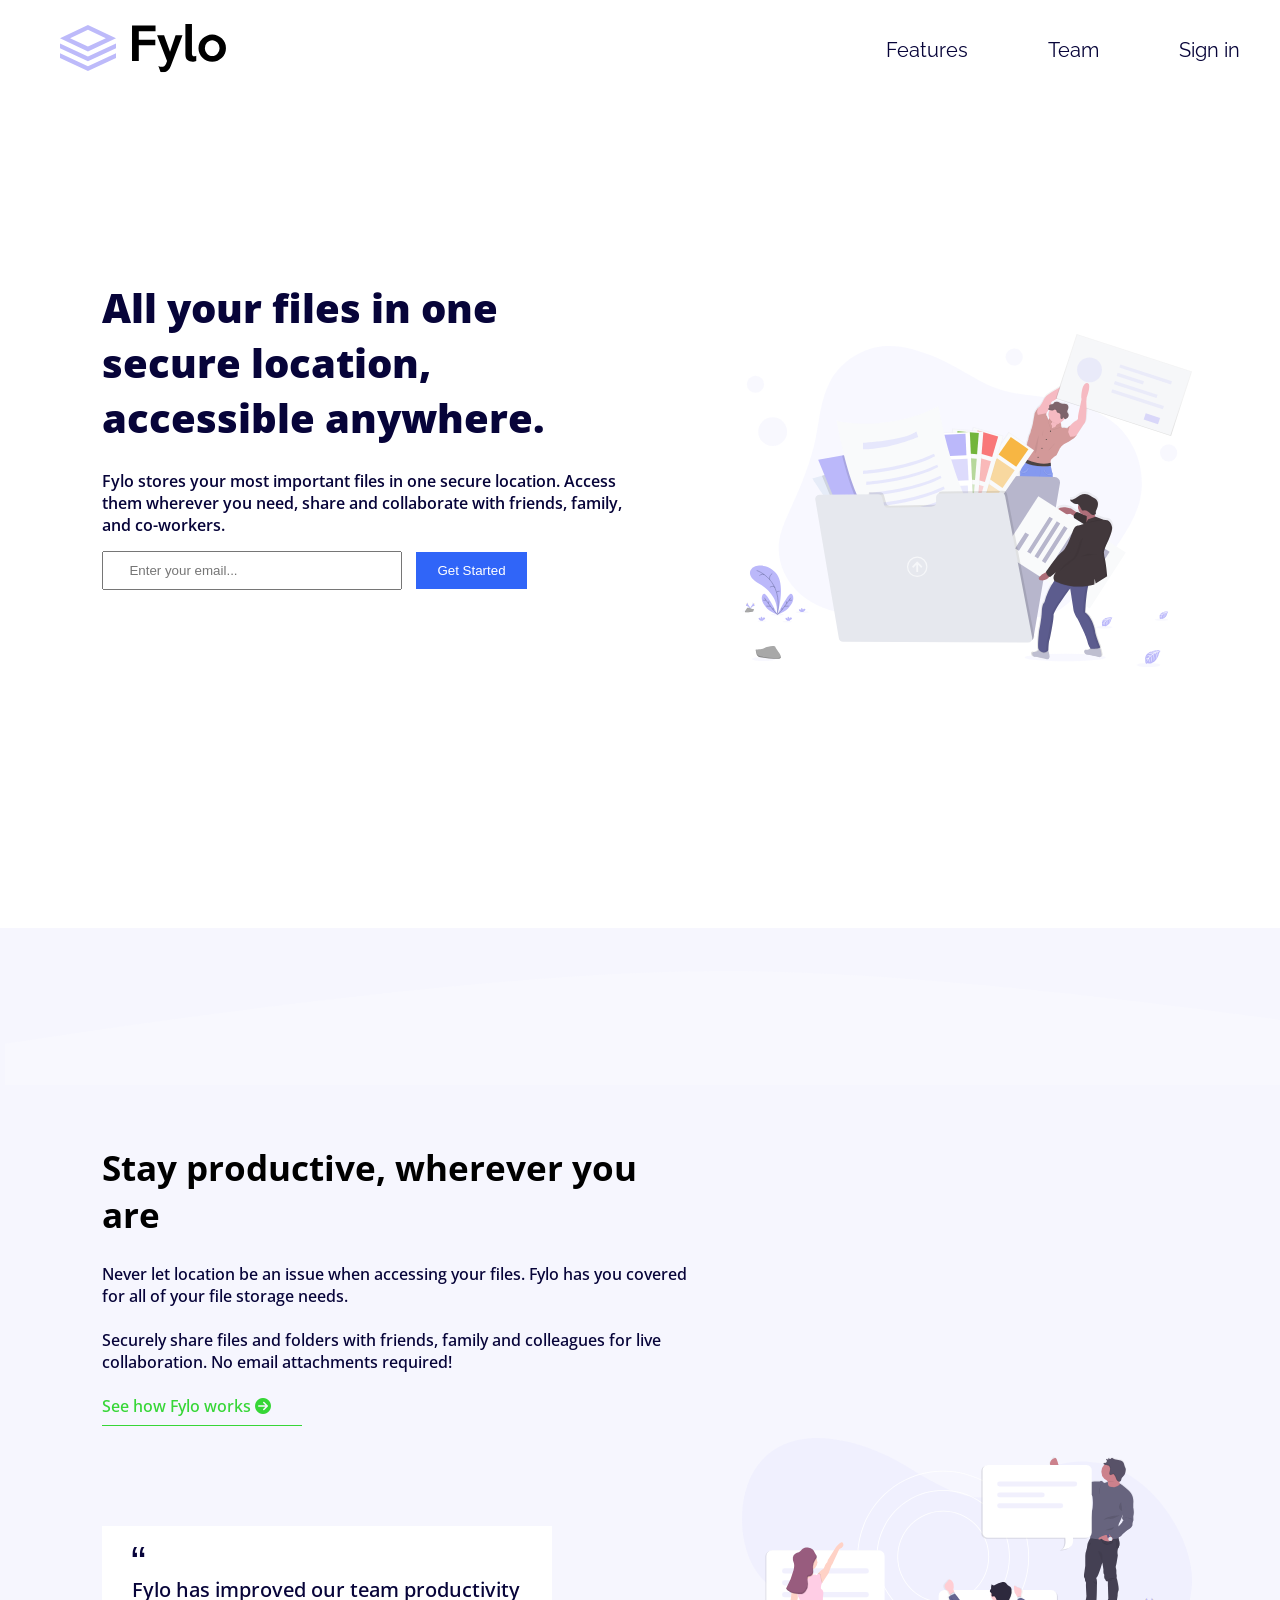
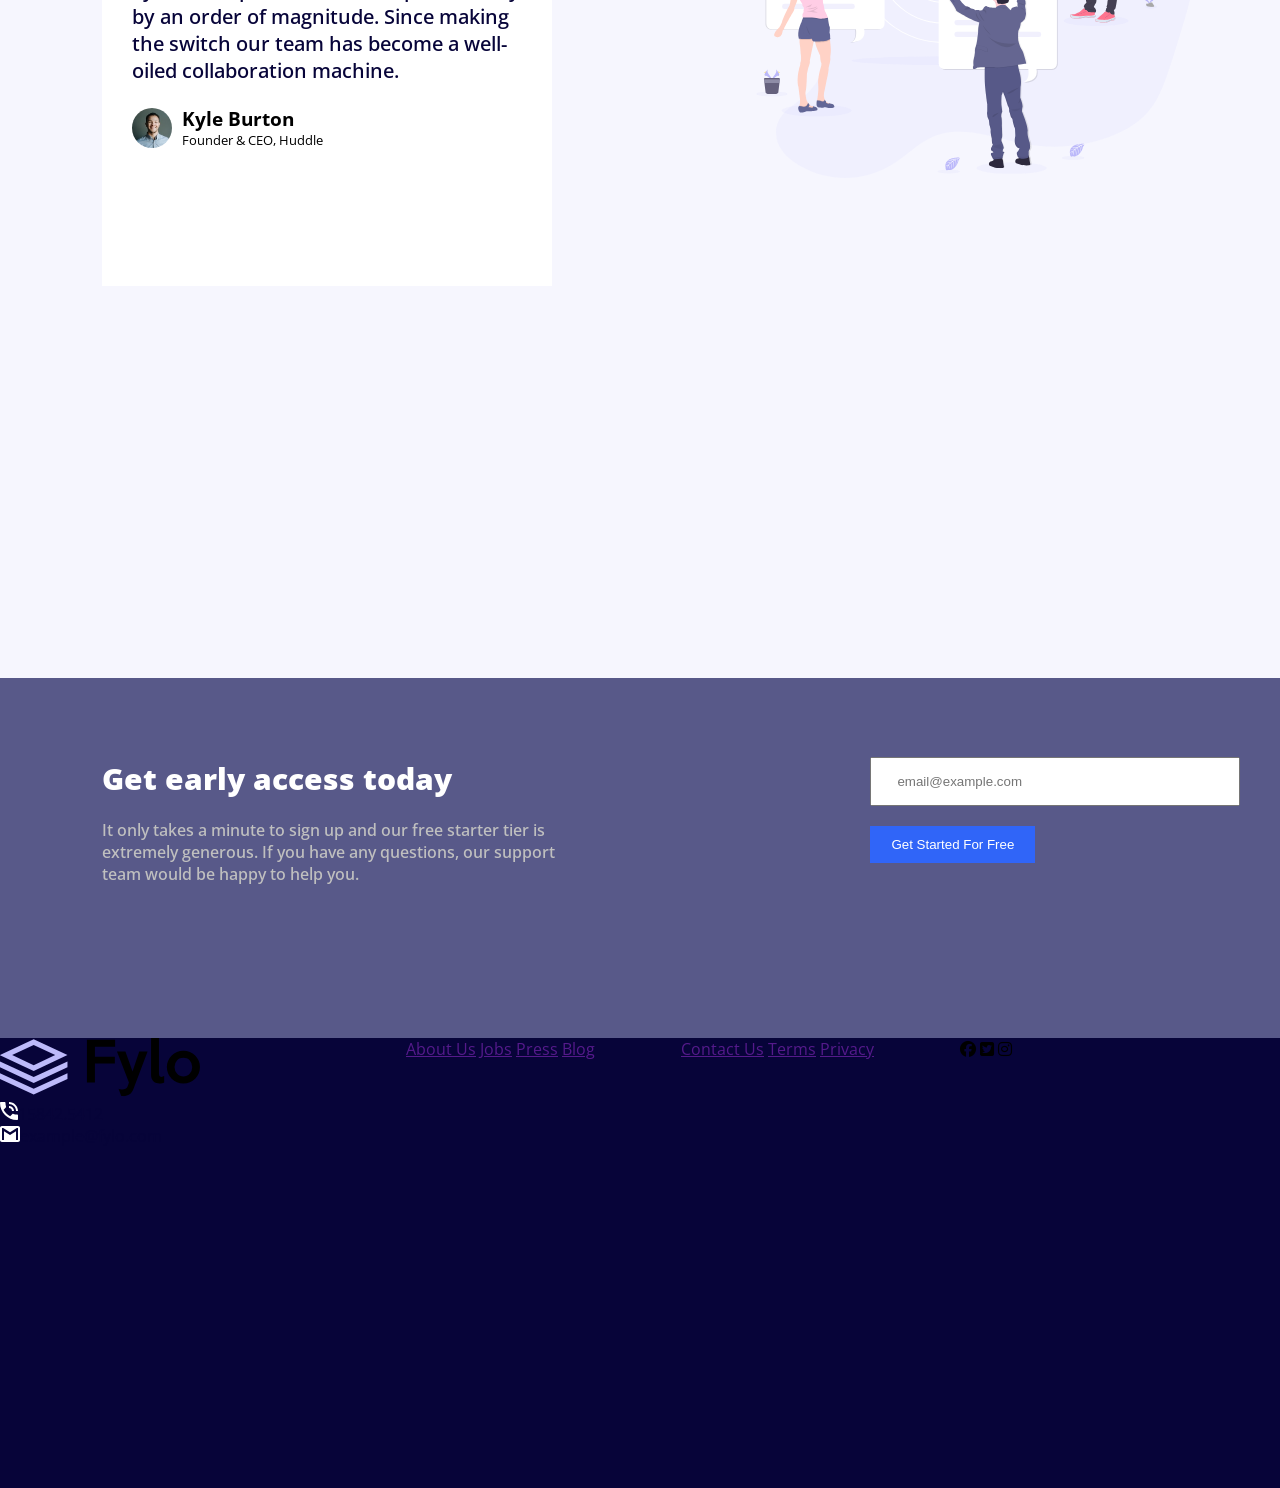
<file: index.html>
<!DOCTYPE html>
<html lang="en">
<head>
  <meta charset="UTF-8">
  <meta name="viewport" content="width=device-width, initial-scale=1.0"> <!-- displays site properly based on user's device -->

  <link rel="icon" type="image/png" sizes="32x32" href="../images/favicon-32x32.png">
  <!-- Title -->
  <title>Frontend Mentor & Hulk | Fylo landing page with two column layout</title>
  <!-- Link FontAwesome -->
  <link rel="stylesheet" href="https://cdnjs.cloudflare.com/ajax/libs/font-awesome/6.4.0/css/all.min.css" integrity="sha512-iecdLmaskl7CVkqkXNQ/ZH/XLlvWZOJyj7Yy7tcenmpD1ypASozpmT/E0iPtmFIB46ZmdtAc9eNBvH0H/ZpiBw==" crossorigin="anonymous" referrerpolicy="no-referrer" />
  <!-- Link Animation Css -->
  <link
  rel="stylesheet"
  href="https://cdnjs.cloudflare.com/ajax/libs/animate.css/4.1.1/animate.min.css"/>
  <!-- Link Style Sheet -->
  <link rel="stylesheet" href="./style.css">
</head>
<body>
  <!-- ======== Header Section Start ========-->

<section class="navbar">

  <div class="logo">
   <a href="#features"><img src="../images/logo.svg" alt=""></a> 
  </div>
  <ul>
    <li><a href="#Features">Features</a></li>
    <li><a href="#Team">Team</a></li>
    <li><a href="#">Sign in</a></li>
  </ul>
</section>

<!-- ======== Header Section End ======== -->
<!-- ======== Features Section Start ======== -->
<section class="features animate__fadeInUp" id="#Features">
  <div class="container">

    <div class="firstsec">
      <h1> All your files in one secure location, accessible anywhere.</h1>
      <p> Fylo stores your most important files in one secure location. 
        Access them wherever you need, share and collaborate with friends, 
        family, and co-workers.
      </p>
      <input type="email" name="" placeholder="Enter your email..." >
      <button class="btn"> Get Started</button>
    </div>

    <div class="secondsec">
      <img src="../images/illustration-1.svg" alt="" width="450px">
    </div>
  </div>
</section>

<!-- ======== Features Section End ======== -->
<!-- ======== Team Section Start ======== -->
<section class="team animate__fadeInUp" id="#Team">
  <div class="container">
    <div class="bg">
      <img src="../images/bg-curve-desktop.svg" alt="">
    </div>
    <div class="firstsect">
      <h2>  Stay productive, wherever you are</h2>
      <p> Never let location be an issue when accessing your files. Fylo has you 
        covered for all of your file storage needs.</p>
        <br>
        <p> Securely share files and folders with friends, family and colleagues for 
          live collaboration. No email attachments required!</p>
          <br>
          <p class="paragreen"> See how Fylo works <i class="fa-solid fa-circle-arrow-right"></i></p>
          
          <div class="card">
            <img src="../images/icon-quotes.svg" alt="quotes">
            <p> Fylo has improved our team productivity by an order of magnitude. Since 
              making the switch our team has become a well-oiled collaboration machine.
            </p>
            <div class="personal">
              <img src="../images/avatar-testimonial.jpg" width="40px" alt="testimonial">
              <div>
                <h3> Kyle Burton</h3> 
                <h5>Founder & CEO, Huddle</h5>
              </div>
            </div>
          </div>
    </div>
    <div class="secondsect">
      <img src="../images/illustration-2.svg" alt="team" width="450px">
    </div>
  </div>
</section>
<!-- ======== Team Section End ======== -->
<!-- ======== Early Section Start ======== -->
  <section class="early animate__fadeInUp">
    <div class="container">
      <div class="firstear">
        <h2> Get early access today</h2>
        <p> It only takes a minute to sign up and our free starter tier is extremely generous. 
        If you have any questions, our support team would be happy to help you.
        </p>
      </div>
  
      <div class="secondear">
        <input type="email" name="email" placeholder="email@example.com">
        <br>
        <button class="btn">
          Get Started For Free
        </button>
      </div>
    </div>
   
  </section>
<!-- ======== Early Section End ======== -->
<!-- ======== footer Section Start ======== -->
<footer>
<div class="logos">
  <img src="../images/logo.svg" width="200px" alt="">
  <p><img src="../images/icon-phone.svg">15842.5412</p>
  <p><img src="../images/icon-email.svg">example@fylo.com</p>
</div>
<div class="pages">
  <a href="">About Us</a>
  <a href="">Jobs</a>
  <a href="">Press</a>
  <a href="">Blog</a>
</div>
<div class="pages">
  <a href="">Contact Us</a>
  <a href="">Terms</a>
  <a href="">Privacy</a>
</div>
<div class="social">
  <i class="fa-brands fa-facebook"></i>
  <i class="fa-brands fa-square-twitter"></i>
  <i class="fa-brands fa-instagram"></i>
</div>
</footer>
<!-- ======== footer Section End ======== -->




  <!-- 


 

 
 
 
 



 



 -->

</body>
</html>
</file>
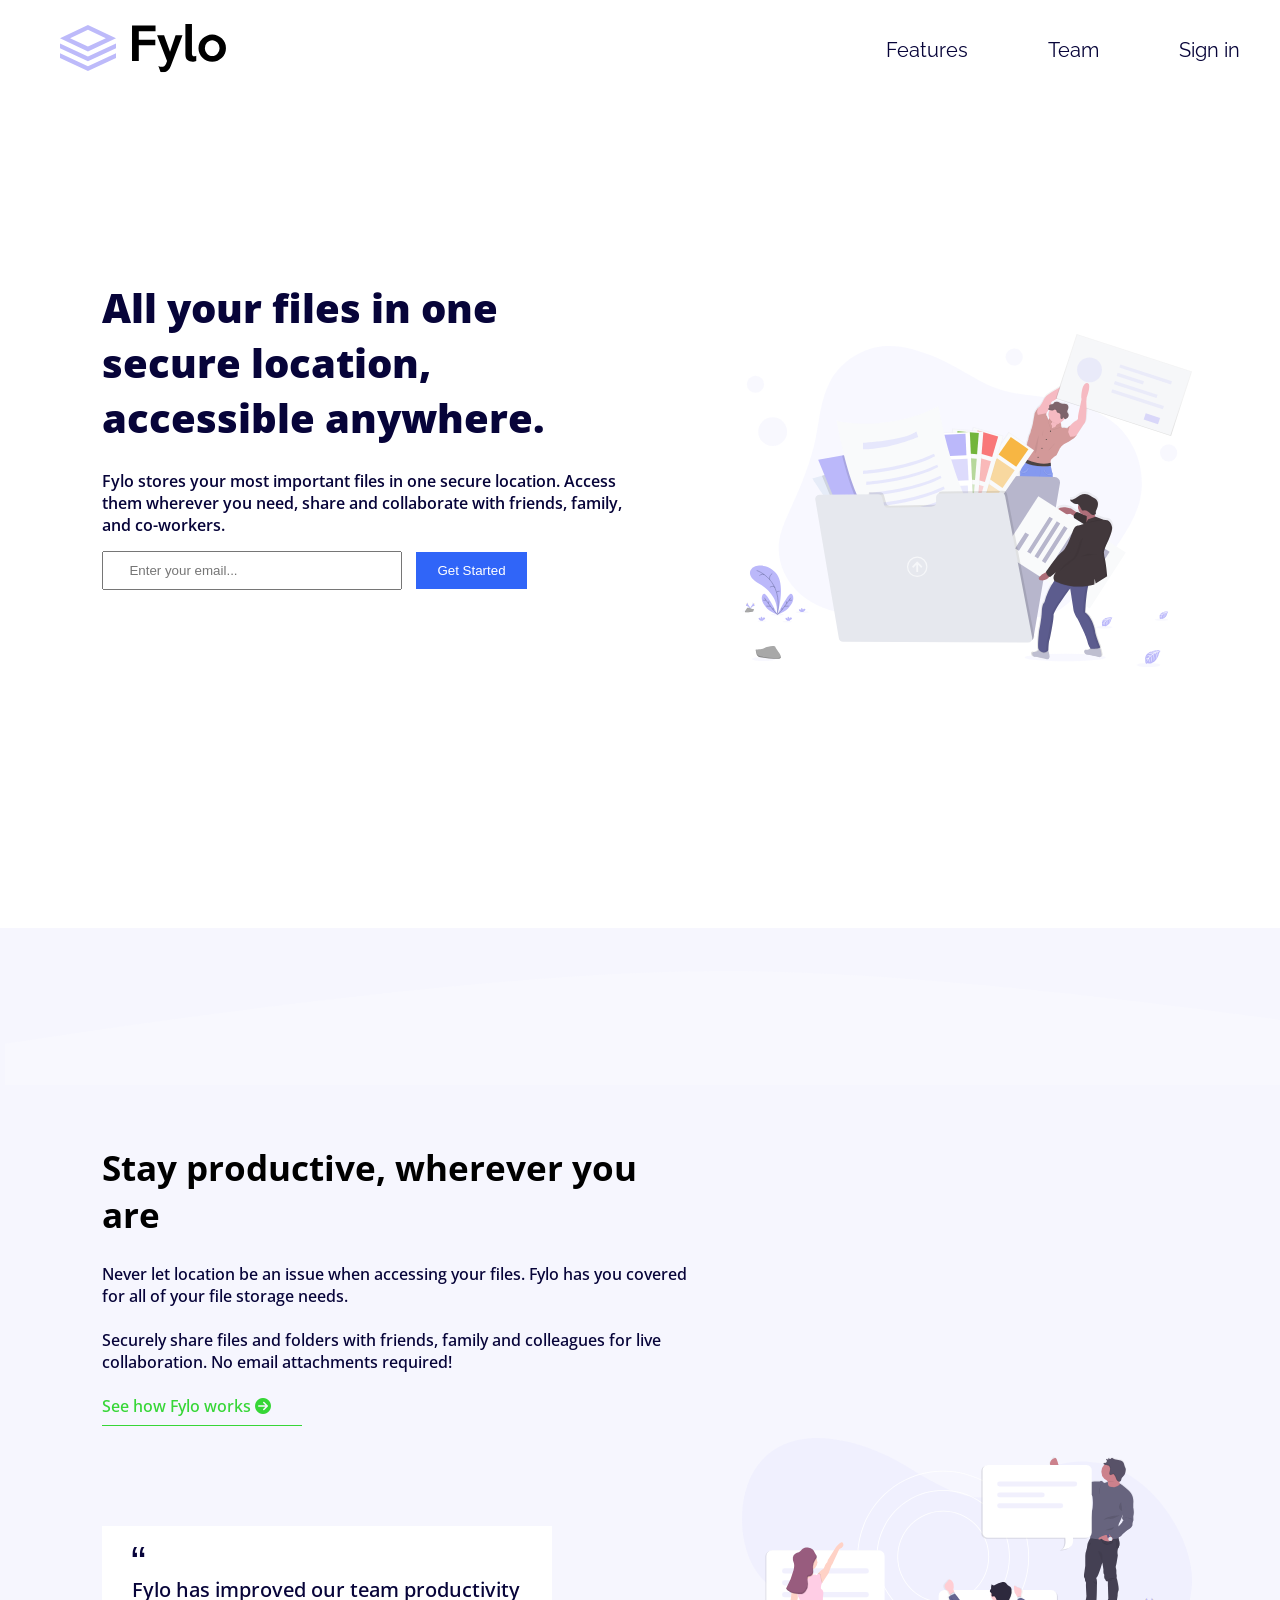
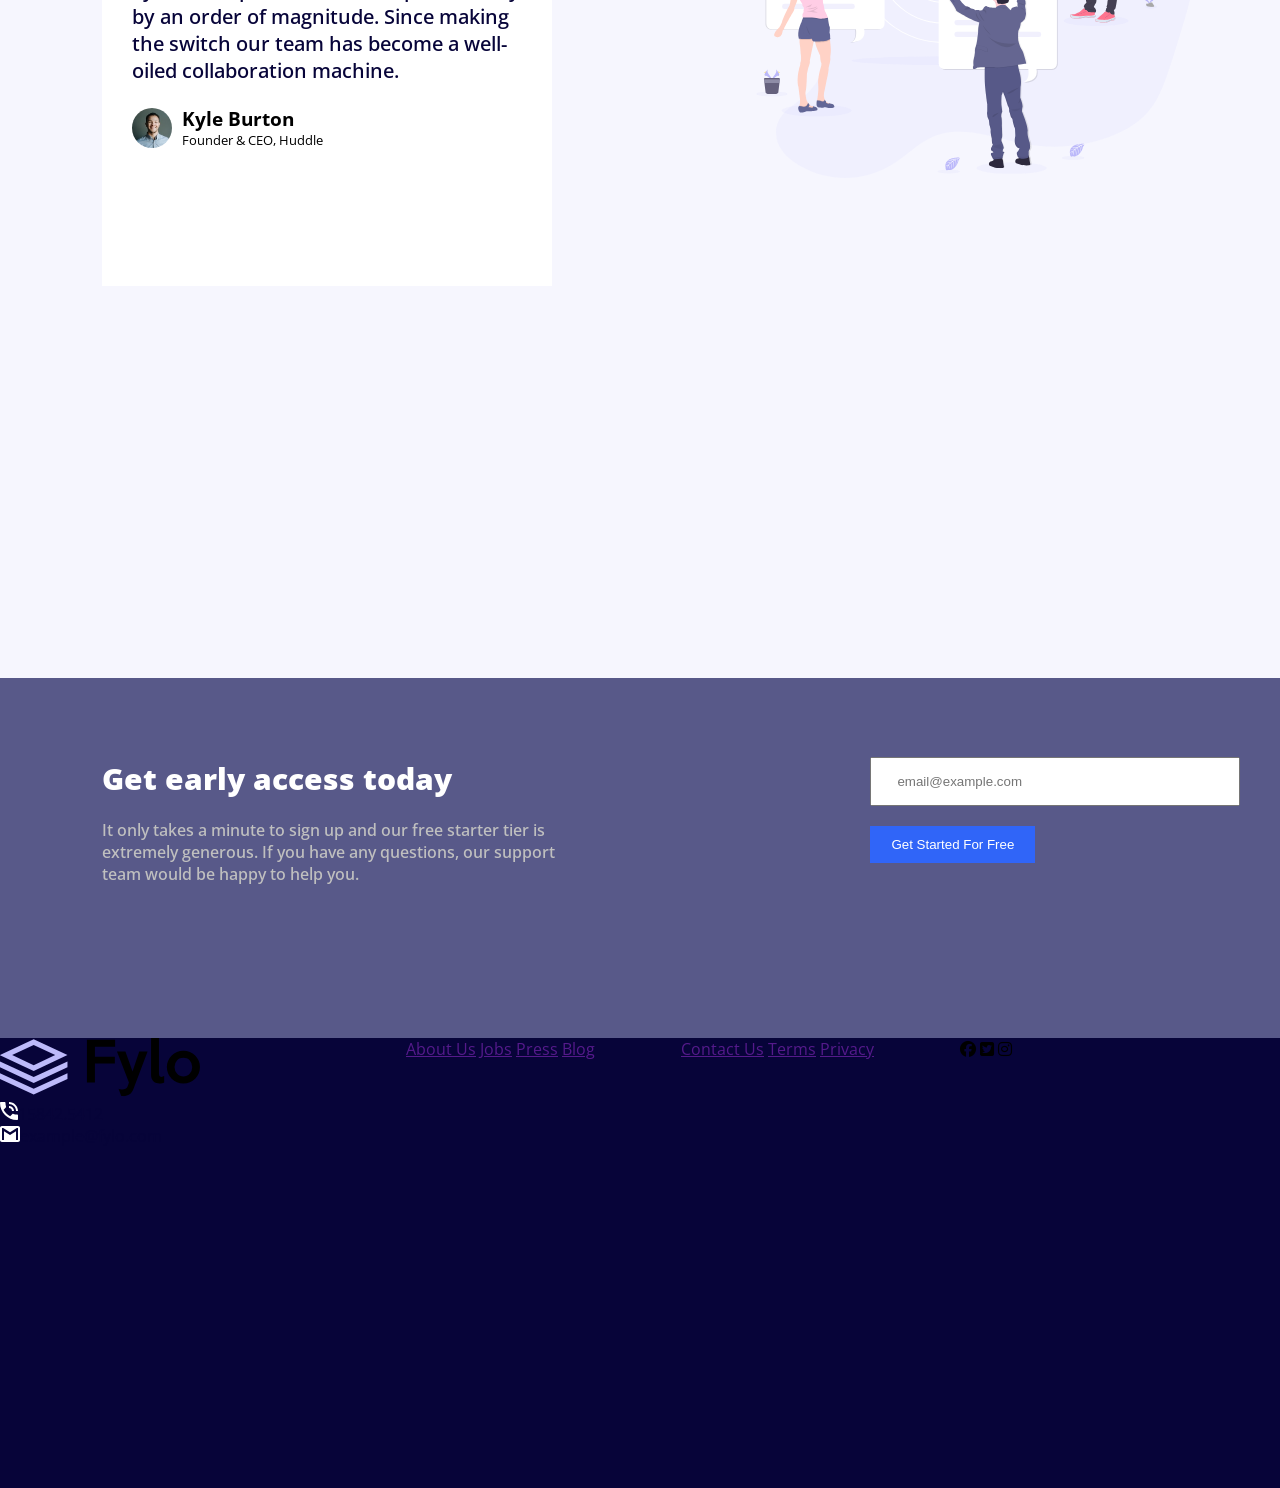
<file: main/index.html>
<!DOCTYPE html>
<html lang="en">
<head>
  <meta charset="UTF-8">
  <meta name="viewport" content="width=device-width, initial-scale=1.0"> <!-- displays site properly based on user's device -->

  <link rel="icon" type="image/png" sizes="32x32" href="../images/favicon-32x32.png">
  <!-- Title -->
  <title>Frontend Mentor & Hulk | Fylo landing page with two column layout</title>
  <!-- Link FontAwesome -->
  <link rel="stylesheet" href="https://cdnjs.cloudflare.com/ajax/libs/font-awesome/6.4.0/css/all.min.css" integrity="sha512-iecdLmaskl7CVkqkXNQ/ZH/XLlvWZOJyj7Yy7tcenmpD1ypASozpmT/E0iPtmFIB46ZmdtAc9eNBvH0H/ZpiBw==" crossorigin="anonymous" referrerpolicy="no-referrer" />
  <!-- Link Animation Css -->
  <link
  rel="stylesheet"
  href="https://cdnjs.cloudflare.com/ajax/libs/animate.css/4.1.1/animate.min.css"/>
  <!-- Link Style Sheet -->
  <link rel="stylesheet" href="../main/style.css">
</head>
<body>
  <!-- ======== Header Section Start ========-->

<section class="navbar">

  <div class="logo">
   <a href="#features"><img src="../images/logo.svg" alt=""></a> 
  </div>
  <ul>
    <li><a href="#Features">Features</a></li>
    <li><a href="#Team">Team</a></li>
    <li><a href="#">Sign in</a></li>
  </ul>
</section>

<!-- ======== Header Section End ======== -->
<!-- ======== Features Section Start ======== -->
<section class="features animate__fadeInUp" id="#Features">
  <div class="container">

    <div class="firstsec">
      <h1> All your files in one secure location, accessible anywhere.</h1>
      <p> Fylo stores your most important files in one secure location. 
        Access them wherever you need, share and collaborate with friends, 
        family, and co-workers.
      </p>
      <input type="email" name="" placeholder="Enter your email..." >
      <button class="btn"> Get Started</button>
    </div>

    <div class="secondsec">
      <img src="../images/illustration-1.svg" alt="" width="450px">
    </div>
  </div>
</section>

<!-- ======== Features Section End ======== -->
<!-- ======== Team Section Start ======== -->
<section class="team animate__fadeInUp" id="#Team">
  <div class="container">
    <div class="bg">
      <img src="../images/bg-curve-desktop.svg" alt="">
    </div>
    <div class="firstsect">
      <h2>  Stay productive, wherever you are</h2>
      <p> Never let location be an issue when accessing your files. Fylo has you 
        covered for all of your file storage needs.</p>
        <br>
        <p> Securely share files and folders with friends, family and colleagues for 
          live collaboration. No email attachments required!</p>
          <br>
          <p class="paragreen"> See how Fylo works <i class="fa-solid fa-circle-arrow-right"></i></p>
          
          <div class="card">
            <img src="../images/icon-quotes.svg" alt="quotes">
            <p> Fylo has improved our team productivity by an order of magnitude. Since 
              making the switch our team has become a well-oiled collaboration machine.
            </p>
            <div class="personal">
              <img src="../images/avatar-testimonial.jpg" width="40px" alt="testimonial">
              <div>
                <h3> Kyle Burton</h3> 
                <h5>Founder & CEO, Huddle</h5>
              </div>
            </div>
          </div>
    </div>
    <div class="secondsect">
      <img src="../images/illustration-2.svg" alt="team" width="450px">
    </div>
  </div>
</section>
<!-- ======== Team Section End ======== -->
<!-- ======== Early Section Start ======== -->
  <section class="early animate__fadeInUp">
    <div class="container">
      <div class="firstear">
        <h2> Get early access today</h2>
        <p> It only takes a minute to sign up and our free starter tier is extremely generous. 
        If you have any questions, our support team would be happy to help you.
        </p>
      </div>
  
      <div class="secondear">
        <input type="email" name="email" placeholder="email@example.com">
        <br>
        <button class="btn">
          Get Started For Free
        </button>
      </div>
    </div>
   
  </section>
<!-- ======== Early Section End ======== -->
<!-- ======== footer Section Start ======== -->
<footer>
<div class="logos">
  <img src="../images/logo.svg" width="200px" alt="">
  <p><img src="../images/icon-phone.svg">15842.5412</p>
  <p><img src="../images/icon-email.svg">example@fylo.com</p>
</div>
<div class="pages">
  <a href="">About Us</a>
  <a href="">Jobs</a>
  <a href="">Press</a>
  <a href="">Blog</a>
</div>
<div class="pages">
  <a href="">Contact Us</a>
  <a href="">Terms</a>
  <a href="">Privacy</a>
</div>
<div class="social">
  <i class="fa-brands fa-facebook"></i>
  <i class="fa-brands fa-square-twitter"></i>
  <i class="fa-brands fa-instagram"></i>
</div>
</footer>
<!-- ======== footer Section End ======== -->




  <!-- 


 

 
 
 
 



 



 -->

</body>
</html>
</file>
<file: style.css>
/* ======== Codes Usses Srart ======== */
@import url('https://fonts.googleapis.com/css2?family=Open+Sans&family=Raleway:wght@400;700&display=swap');
/* -------------------------------------- */
:root{
    --DarkBlue: hsl(243, 87%, 12%);
    --DesaturatedBlue: hsl(238, 22%, 44%);
    --BrightBlue: hsl(224, 93%, 58%);
    --ModerateCyan: hsl(170, 45%, 43%);
    --LightGrayishBlue: hsl(240, 75%, 98%);
    --LightGray: hsl(0, 0%, 75%);
}
/* -------------------------------------- */
*{
    margin: 0;
    padding: 0;
    box-sizing: border-box;
}
/* -------------------------------------- */
.container{
    margin: 0 8% ;
    width: 93%;
}
/* -------------------------------------- */
p{
    font-size: 16px;
    color: var(--DarkBlue);
}
/* -------------------------------------- */
h{
    font-family: 'Raleway', sans-serif;
}
/* -------------------------------------- */
.btn{
    border: 1px solid var(--BrightBlue);
    background-color: var(--BrightBlue);
    padding: 10px 20px;
    color: #fff;
    cursor: pointer;
}
/* -------------------------------------- */
li{
    list-style-type: none;
}
/* -------------------------------------- */
ul{
    text-decoration: none;
    display: flex;
}
/* -------------------------------------- */
body{
    font-family: 'Open Sans', sans-serif;
}



/* ======== Codes Usses End ======== */

/* ======== Header Section Start ======== */
.navbar{
    justify-content: space-between;
    display: flex;
    align-items: center;
    height: 100px;
    color: var(--DarkBlue);
    font-family:'Raleway', sans-serif;;
}
/* -------------------------------------- */
.logo{
    padding-left: 60px;
}
/* -------------------------------------- */
.navbar ul li{
    text-decoration: none;
    padding:  25px 40px;
}
/* -------------------------------------- */
.navbar ul li a{
    text-decoration: none;
    color: var(--DarkBlue);
    font-size: 20px;
}
/* ======== Header Section End ======== */
/* ======== Features Section Start ======== */
.features{
    align-items: center;
    max-width: 100%;
    display: flex;
    margin-top: 20vh;
    position: relative;
}
/* -------------------------------------- */
.firstsec{
    width: 50%;
    z-index:1;

}
/* -------------------------------------- */
.firstsec h1{
    font-size: 40px;
    font-weight: 800;
    margin-bottom: 25px;
    color: var(--DarkBlue);
}
/* -------------------------------------- */
.firstsec p{
    color: var(--DarkBlue);
    font-weight: 600;
    margin-bottom: 15px;
}
/* -------------------------------------- */
.firstsec input{
    width: 300px;
    padding: 10px 25px;
    margin-right: 10px;
}


/* -------------------------------------- */
.secondsec{
    width: 50%;
    position: relative;
    top:-20vw ;
    left: 50vw;
}
/* ======== Features Section End ======== */
/* ======== Team Section Start  ======== */
.team{
    background-color: var(--LightGrayishBlue);
    z-index: 1;
    padding-top: 24vh;
    height: 150vh;
}
/* -------------------------------------- */
.team .bg{
    position: absolute;
    bottom: -190px;
    left: 5px;
}
/* -------------------------------------- */
.team .firstsect{
    width: 50%;
    z-index: 1;
}
/* -------------------------------------- */
.team .firstsect h2{
    font-size: 35px;
    font-weight: 700;
    margin-bottom: 25px;
}
/* -------------------------------------- */
.team .firstsect p{
    font-weight: 550;
}
/* -------------------------------------- */
.team .paragreen{
    color: rgb(55, 214, 55);
    border-bottom: 1px solid rgb(55, 214, 55);
    width: 200px;
    padding-bottom:8px;
    cursor: pointer;
    margin-bottom: 100px;
}
/* -------------------------------------- */
.team .secondsect{
    width: 50%;
    position: relative;
    top:-35vw ;
    left: 50vw;
}

/* -------------------------------------- */
.card{
    border: 1px solid #fff;
    background-color: #fff;
    width: 450px;
    padding: 15px 29px;
    box-shadow: 100 200 20 red ;
    height: 40vh;
}
/* -------------------------------------- */
.card p{
    font-weight: 700;
    font-size: 20px;
    margin-bottom: 22px;
    margin-top: 12px;
}
/* -------------------------------------- */
.card .personal{
    display: flex;
    align-items: center;
}
/* -------------------------------------- */
.card .personal h5 {
    font-weight: 400;
}
/* -------------------------------------- */
.card .personal img{
    border-radius: 50%;
    margin-right: 10px;
}
/* ======== Team Section End  ======== */

/* ======== Early Section Start ======== */
.early{
    height: 40vh;
    align-items: center;
    background-color: var(--DesaturatedBlue);
}
/* -------------------------------------- */

.firstear{
    width: 40%;
    z-index: 1;
    color: #fff;
    padding-top: 80px;
}
/* -------------------------------------- */
.firstear h2{
    font-size: 30px;
    font-weight: 800;
    margin-bottom: 20px;
}
/* -------------------------------------- */
.firstear p{
    font-weight: 550;
    color: var(--LightGray);
}
/* -------------------------------------- */

.secondear{
    width: 50%;
    position: relative;
    top:-10vw ;
    left: 60vw;
}
/* -------------------------------------- */

.secondear input{
    width: 370px;
    padding: 15px 25px;
    margin-bottom: 20px;
    color: var(--DesaturatedBlue);
}
/* ======== Early Section End ======== */
/*  ======== footer Section Start ========  */
footer{
    background-color: var(--DarkBlue);
    width: 100%;
    height: 50vh;
    justify-content: space-between;
    display: flex;
}
.logos{
    width: 25%;
    color: #fff;
}
.pages a{
    width: 25%
    colo
    
    
}
.social{
    width: 25%
}

/*  ======== footer Section End ========  *
</file>
<file: main/style.css>
/* ======== Codes Usses Srart ======== */
@import url('https://fonts.googleapis.com/css2?family=Open+Sans&family=Raleway:wght@400;700&display=swap');
/* -------------------------------------- */
:root{
    --DarkBlue: hsl(243, 87%, 12%);
    --DesaturatedBlue: hsl(238, 22%, 44%);
    --BrightBlue: hsl(224, 93%, 58%);
    --ModerateCyan: hsl(170, 45%, 43%);
    --LightGrayishBlue: hsl(240, 75%, 98%);
    --LightGray: hsl(0, 0%, 75%);
}
/* -------------------------------------- */
*{
    margin: 0;
    padding: 0;
    box-sizing: border-box;
}
/* -------------------------------------- */
.container{
    margin: 0 8% ;
    width: 93%;
}
/* -------------------------------------- */
p{
    font-size: 16px;
    color: var(--DarkBlue);
}
/* -------------------------------------- */
h{
    font-family: 'Raleway', sans-serif;
}
/* -------------------------------------- */
.btn{
    border: 1px solid var(--BrightBlue);
    background-color: var(--BrightBlue);
    padding: 10px 20px;
    color: #fff;
    cursor: pointer;
}
/* -------------------------------------- */
li{
    list-style-type: none;
}
/* -------------------------------------- */
ul{
    text-decoration: none;
    display: flex;
}
/* -------------------------------------- */
body{
    font-family: 'Open Sans', sans-serif;
}



/* ======== Codes Usses End ======== */

/* ======== Header Section Start ======== */
.navbar{
    justify-content: space-between;
    display: flex;
    align-items: center;
    height: 100px;
    color: var(--DarkBlue);
    font-family:'Raleway', sans-serif;;
}
/* -------------------------------------- */
.logo{
    padding-left: 60px;
}
/* -------------------------------------- */
.navbar ul li{
    text-decoration: none;
    padding:  25px 40px;
}
/* -------------------------------------- */
.navbar ul li a{
    text-decoration: none;
    color: var(--DarkBlue);
    font-size: 20px;
}
/* ======== Header Section End ======== */
/* ======== Features Section Start ======== */
.features{
    align-items: center;
    max-width: 100%;
    display: flex;
    margin-top: 20vh;
    position: relative;
}
/* -------------------------------------- */
.firstsec{
    width: 50%;
    z-index:1;

}
/* -------------------------------------- */
.firstsec h1{
    font-size: 40px;
    font-weight: 800;
    margin-bottom: 25px;
    color: var(--DarkBlue);
}
/* -------------------------------------- */
.firstsec p{
    color: var(--DarkBlue);
    font-weight: 600;
    margin-bottom: 15px;
}
/* -------------------------------------- */
.firstsec input{
    width: 300px;
    padding: 10px 25px;
    margin-right: 10px;
}


/* -------------------------------------- */
.secondsec{
    width: 50%;
    position: relative;
    top:-20vw ;
    left: 50vw;
}
/* ======== Features Section End ======== */
/* ======== Team Section Start  ======== */
.team{
    background-color: var(--LightGrayishBlue);
    z-index: 1;
    padding-top: 24vh;
    height: 150vh;
}
/* -------------------------------------- */
.team .bg{
    position: absolute;
    bottom: -190px;
    left: 5px;
}
/* -------------------------------------- */
.team .firstsect{
    width: 50%;
    z-index: 1;
}
/* -------------------------------------- */
.team .firstsect h2{
    font-size: 35px;
    font-weight: 700;
    margin-bottom: 25px;
}
/* -------------------------------------- */
.team .firstsect p{
    font-weight: 550;
}
/* -------------------------------------- */
.team .paragreen{
    color: rgb(55, 214, 55);
    border-bottom: 1px solid rgb(55, 214, 55);
    width: 200px;
    padding-bottom:8px;
    cursor: pointer;
    margin-bottom: 100px;
}
/* -------------------------------------- */
.team .secondsect{
    width: 50%;
    position: relative;
    top:-35vw ;
    left: 50vw;
}

/* -------------------------------------- */
.card{
    border: 1px solid #fff;
    background-color: #fff;
    width: 450px;
    padding: 15px 29px;
    box-shadow: 100 200 20 red ;
    height: 40vh;
}
/* -------------------------------------- */
.card p{
    font-weight: 700;
    font-size: 20px;
    margin-bottom: 22px;
    margin-top: 12px;
}
/* -------------------------------------- */
.card .personal{
    display: flex;
    align-items: center;
}
/* -------------------------------------- */
.card .personal h5 {
    font-weight: 400;
}
/* -------------------------------------- */
.card .personal img{
    border-radius: 50%;
    margin-right: 10px;
}
/* ======== Team Section End  ======== */

/* ======== Early Section Start ======== */
.early{
    height: 40vh;
    align-items: center;
    background-color: var(--DesaturatedBlue);
}
/* -------------------------------------- */

.firstear{
    width: 40%;
    z-index: 1;
    color: #fff;
    padding-top: 80px;
}
/* -------------------------------------- */
.firstear h2{
    font-size: 30px;
    font-weight: 800;
    margin-bottom: 20px;
}
/* -------------------------------------- */
.firstear p{
    font-weight: 550;
    color: var(--LightGray);
}
/* -------------------------------------- */

.secondear{
    width: 50%;
    position: relative;
    top:-10vw ;
    left: 60vw;
}
/* -------------------------------------- */

.secondear input{
    width: 370px;
    padding: 15px 25px;
    margin-bottom: 20px;
    color: var(--DesaturatedBlue);
}
/* ======== Early Section End ======== */
/*  ======== footer Section Start ========  */
footer{
    background-color: var(--DarkBlue);
    width: 100%;
    height: 50vh;
    justify-content: space-between;
    display: flex;
}
.logos{
    width: 25%;
    color: #fff;
}
.pages a{
    width: 25%
    colo
    
    
}
.social{
    width: 25%
}

/*  ======== footer Section End ========  *
</file>
